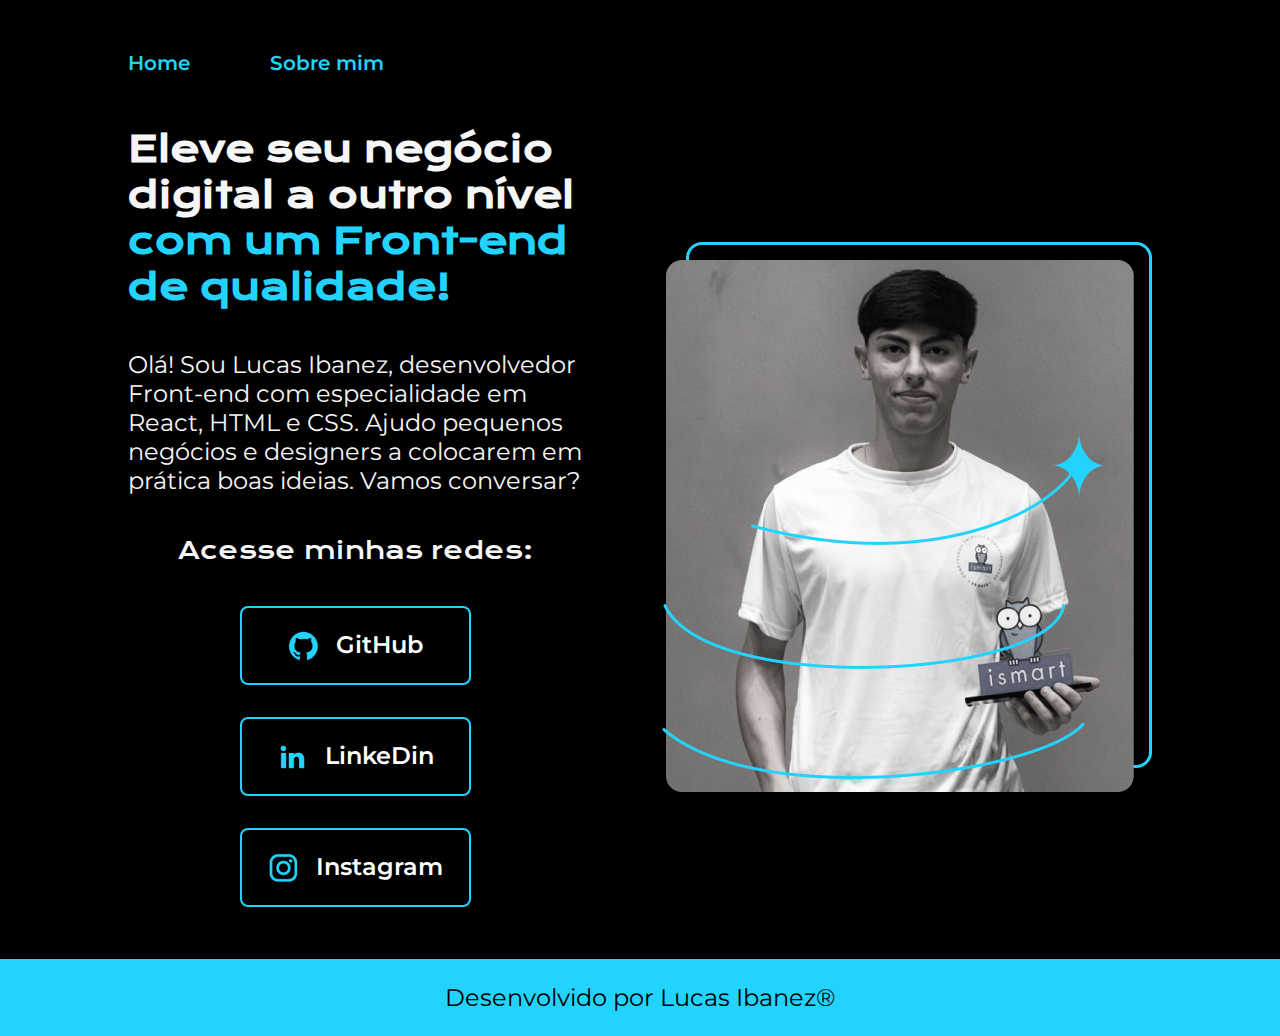
<file: index.html>
<!DOCTYPE html>
<html lang="pt-br">
<head>
    <meta charset="UTF-8">
    <meta http-equiv="X-UA-Compatible" content="IE=edge">
    <meta name="viewport" content="width=device-width, initial-scale=1.0">
    <title>Home</title>
    <link rel="stylesheet" href="styles/style.css">
</head>
<body>
    <header class="cabecalho">
        <nav class="cabecalho__menu">
            <a class="cabecalho__menu__link" href="index.html">Home</a>
            <a class="cabecalho__menu__link" href="about.html">Sobre mim</a>
        </nav>
    </header>
    <main class="apresentacao">
        <section class="apresentacao__conteudo">
            <h1 class="apresentacao__conteudo__titulo">Eleve seu negócio digital a outro nível<strong 
            class="titulo-destaque"> com um Front-end de qualidade!
            </strong></h1>
            <p class="apresentacao__conteudo__texto">Olá! Sou Lucas Ibanez, desenvolvedor Front-end com especialidade em React, HTML e CSS. Ajudo pequenos negócios e designers a colocarem em prática boas ideias. Vamos conversar?</p>
            <h2 class="apresentacao__links__subtitulo">Acesse minhas redes:</h2>
            <div class="apresentacao__links">
                <a class="apresentacao__links__link" href="https://github.com/Lucas-Ibanez" target="_blank"> <img src="img/github.png" alt="Logo PNG do GitHub">GitHub</a>
                <a class="apresentacao__links__link" href="https://www.linkedin.com/in/lucas-gabriel-ibanez/" target="_blank"> <img src="img/linkedin.png" alt="Logo PNG do LinkeDin">LinkeDin</a>
                <a class="apresentacao__links__link" href="https://www.instagram.com/_lucasibz/" target="_blank"> <img src="img/instagram.png" alt="Logo PNG do Instagram">Instagram</a>
            </div>
        </section>
        <img class="apresentacao__imagem" src="img/MinhaFoto.png" alt="Lucas Ibanez com um Troféu na Mão">
    </main>
    <footer class="rodape">
        <p>Desenvolvido por Lucas Ibanez®</p>
    </footer>
</body>
</html>
</file>
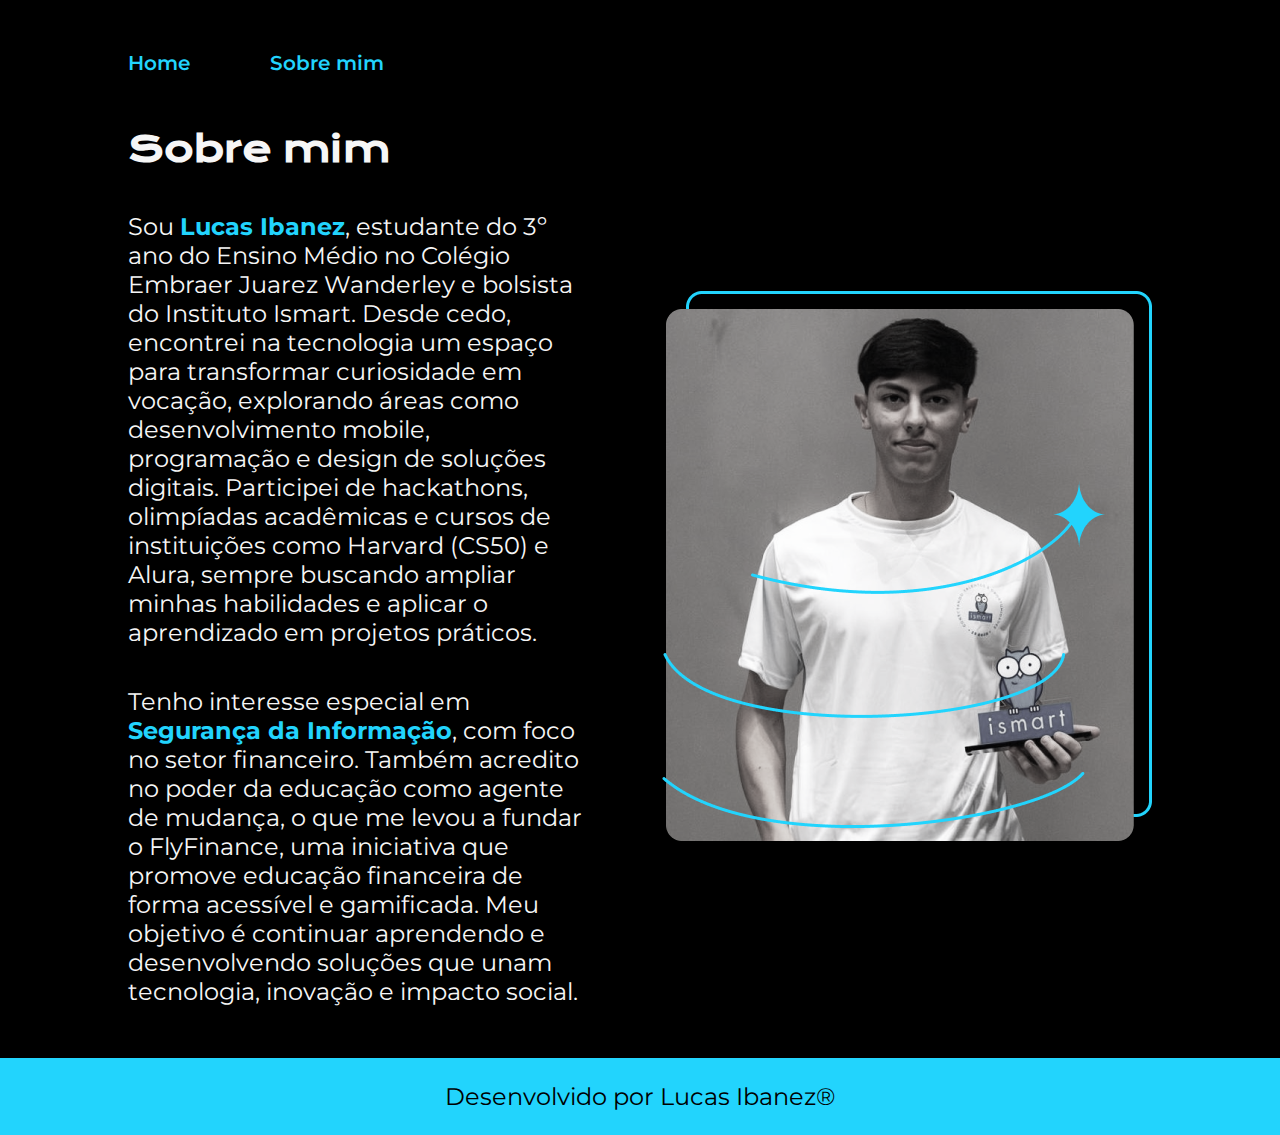
<file: about.html>
<!DOCTYPE html>
<html lang="pt-br">
<head>
    <meta charset="UTF-8">
    <meta name="viewport" content="width=device-width, initial-scale=1.0">
    <link rel="stylesheet" href="styles/style.css">
    <title>Sobre mim</title>
</head>
<body>
    <header class="cabecalho">
        <nav class="cabecalho__menu">
            <a class="cabecalho__menu__link" href="index.html">Home</a>
            <a class="cabecalho__menu__link" href="about.html">Sobre mim</a>
        </nav>
    </header> 
    <main class="apresentacao">
        <section class="apresentacao__conteudo">
            <h1 class="apresentacao__conteudo__titulo">Sobre mim</h1>
            <p class="apresentacao__conteudo__texto">
                Sou <strong class="titulo-destaque">Lucas Ibanez</strong>, estudante do 3º ano do Ensino Médio no Colégio Embraer Juarez Wanderley e bolsista do Instituto Ismart. Desde cedo, encontrei na tecnologia um espaço para transformar curiosidade em vocação, explorando áreas como desenvolvimento mobile, programação e design de soluções digitais. Participei de hackathons, olimpíadas acadêmicas e cursos de instituições como Harvard (CS50) e Alura, sempre buscando ampliar minhas habilidades e aplicar o aprendizado em projetos práticos.
            </p>
            <p class="apresentacao__conteudo__texto">
                Tenho interesse especial em <strong class="titulo-destaque">Segurança da Informação</strong>, com foco no setor financeiro. Também acredito no poder da educação como agente de mudança, o que me levou a fundar o FlyFinance, uma iniciativa que promove educação financeira de forma acessível e gamificada. Meu objetivo é continuar aprendendo e desenvolvendo soluções que unam tecnologia, inovação e impacto social.
            </p>
        </section>
        <img class="apresentacao__imagem" src="img/MinhaFoto.png" alt="Lucas Ibanez com um Troféu na Mão">
    </main>  
    <footer class="rodape">
        <p>Desenvolvido por Lucas Ibanez®</p>
    </footer>
</body>
</html>
</file>
<file: styles/style.css>
@import url('https://fonts.googleapis.com/css2?family=Krona+One&display=swap');
@import url('https://fonts.googleapis.com/css2?family=Montserrat:ital,wght@0,100..900;1,100..900&display=swap');

*{
    margin: 0;
    padding: 0;
}

body{
    box-sizing: border-box;
    background-color: #000000;
    color: #F6F6F6;
}

.cabecalho {
    padding: 4% 0 0 10%;
}

.cabecalho__menu {
    display: flex;
    gap: 80px;
}

.cabecalho__menu__link {
    font-size: 1.25rem;
    font-family: 'Montserrat', sans-serif;
    font-weight: 600;
    color: #22D4FD;
    text-decoration: none;
}

.apresentacao{
    padding: 4% 10%;
    display: flex;
    align-items: center;
    justify-content: space-between;
    gap: 80px;
}

.apresentacao__conteudo{
    width: 50%;
    display: flex;
    flex-direction: column;
    gap: 40px;
}

.apresentacao__conteudo__titulo{
    font-size: 2.25rem;
    font-family: 'Krona One', sans-serif;
}

.titulo-destaque{
    color: #22D4FD;
}

.apresentacao__conteudo__texto{
    font-size: 1.5rem;
    font-family: 'Montserrat', sans-serif;
}

.apresentacao__links{
    display: flex;
    flex-direction: column;
    align-items: center;
    gap: 32px;
    justify-content: space-between;
}

.apresentacao__links__subtitulo {
    font-size: 1.5rem;
    font-family: 'Krona One', sans-serif;
    font-weight: 400;
    text-align: center;
}

.apresentacao__links__link{ 
    display: flex;
    justify-content: center;
    gap: 16px;
    width: 50%;
    text-align: center;
    border: 2px solid #22D4FD;
    border-radius: 8px;
    font-size: 1.5rem;
    font-weight: 600;
    padding: 21.5px 0;
    text-decoration: none;
    color: white;
    font-family: 'Montserrat', sans-serif;
}

.apresentacao__links__link:hover {
    background-color: #272727;
    width: 400px;
}

.apresentacao__imagem {
    width: 50%;
}

.rodape {
    padding: 24px;
    background-color: #22D4FD;
    text-align: center;
    font-size: 1.5rem;
    font-family: 'Montserrat', sans-serif;
    color: black;
}

@media (max-width: 1200px) {
    .cabecalho {
        padding: 8%
    }

    .cabecalho__menu {
        justify-content: center;
    }

    .apresentacao {
        flex-direction: column-reverse;
        padding: 5%;
    }

    .apresentacao__conteudo {
        width: auto;
    }
}
</file>
